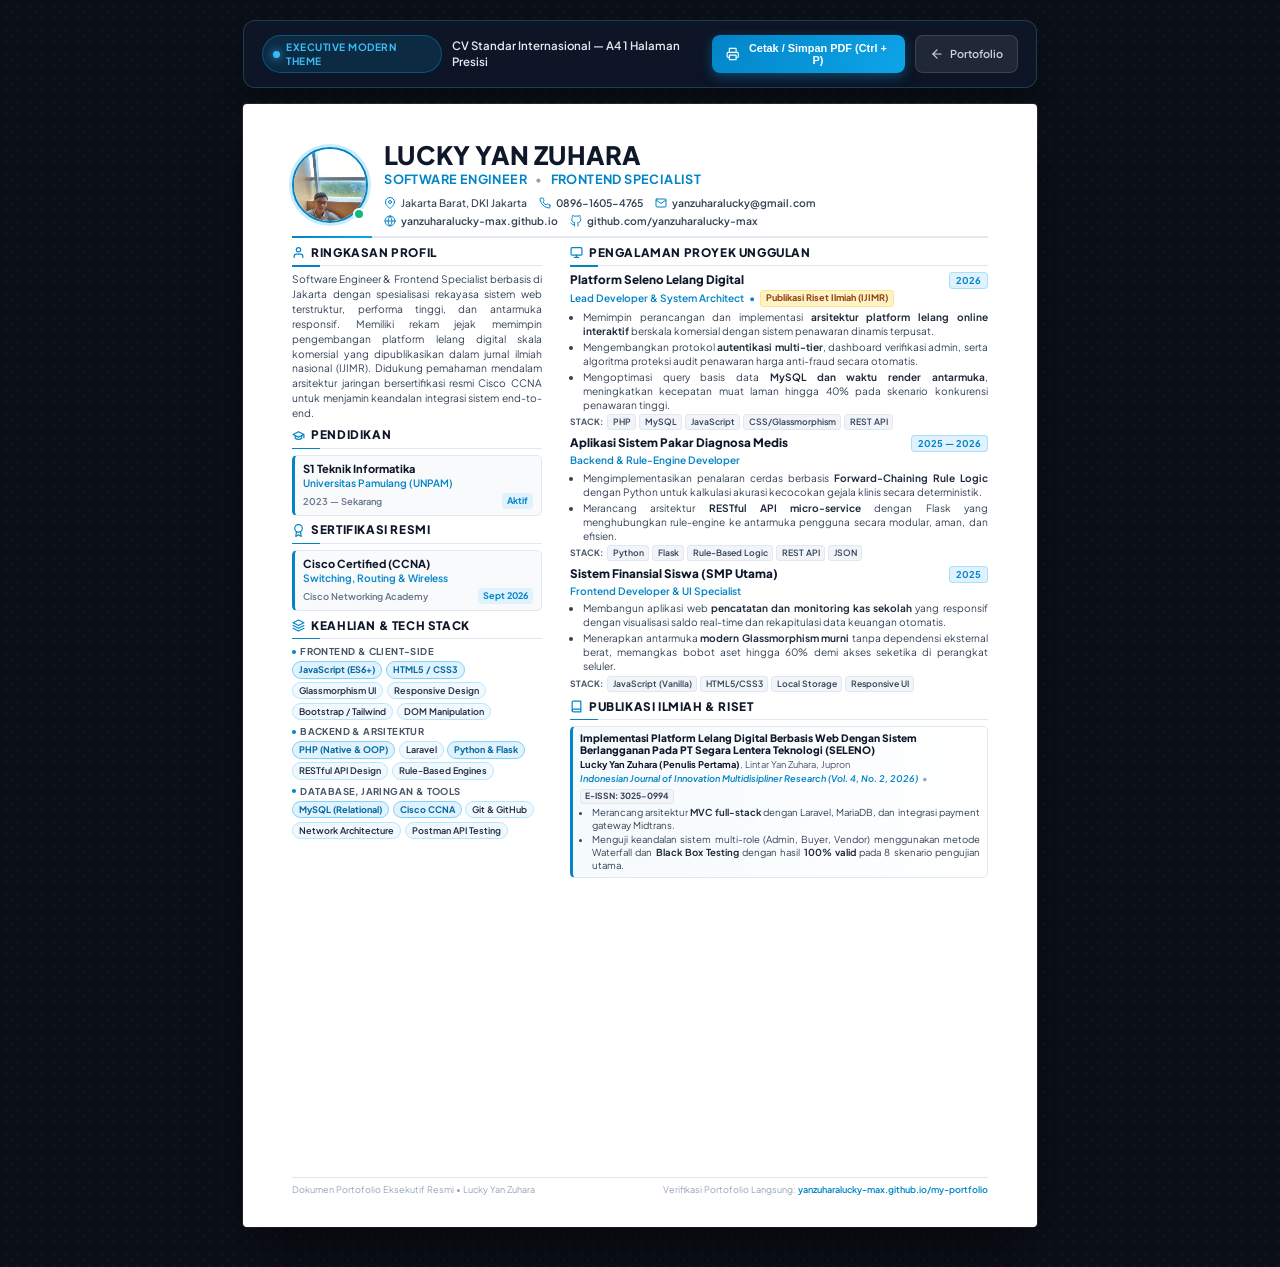
<file: cv.html>
<!DOCTYPE html>
<html lang="id">

<head>
    <meta charset="UTF-8">
    <meta name="viewport" content="width=device-width, initial-scale=1.0">
    <title>CV — Lucky Yan Zuhara | Software Engineer & Frontend Specialist</title>
    <meta name="description"
        content="Curriculum Vitae Profesional Lucky Yan Zuhara — Software Engineer & Frontend Specialist. Berstandar Internasional A4 Single Page.">
    <link rel="icon" href="favicon.png">

    <!-- Google Fonts: Plus Jakarta Sans -->
    <link rel="preconnect" href="https://fonts.googleapis.com">
    <link rel="preconnect" href="https://fonts.gstatic.com" crossorigin>
    <link
        href="https://fonts.googleapis.com/css2?family=Plus+Jakarta+Sans:ital,wght@0,400;0,500;0,600;0,700;0,800;1,400;1,600&display=swap"
        rel="stylesheet">

    <style>
        /* ==========================================================================
           RESET & CORE SETUP
           ========================================================================== */
        *,
        *::before,
        *::after {
            box-sizing: border-box;
            margin: 0;
            padding: 0;
        }

        :root {
            /* Portfolio Synced Theme Tokens */
            --color-deep-slate: #0f172a;
            --color-slate-800: #1e293b;
            --color-slate-700: #334155;
            --color-slate-600: #475569;
            --color-slate-500: #64748b;
            --color-slate-400: #94a3b8;
            --color-slate-200: #e2e8f0;
            --color-slate-100: #f1f5f9;
            --color-slate-50: #f8fafc;

            --color-cyan-tech: #0284c7;
            --color-cyan-glow: #0ea5e9;
            --color-cyan-light: #e0f2fe;
            --color-cyan-badge: #f0f9ff;
            --color-cyan-border: #bae6fd;

            --font-main: 'Plus Jakarta Sans', system-ui, -apple-system, sans-serif;
        }

        html {
            font-size: 14px;
            -webkit-print-color-adjust: exact;
            print-color-adjust: exact;
        }

        body {
            font-family: var(--font-main);
            color: var(--color-slate-700);
            background-color: #0b0f19;
            line-height: 1.4;
            margin: 0;
            padding: 0;
        }

        /* ==========================================================================
           SCREEN PREVIEW UI (Non-Printable Toolbar & Canvas Backdrop)
           ========================================================================== */
        @media screen {
            body {
                background-color: #0b0f17;
                background-image:
                    radial-gradient(rgba(14, 165, 233, 0.08) 1px, transparent 1px),
                    radial-gradient(rgba(255, 255, 255, 0.04) 1px, transparent 1px);
                background-size: 24px 24px, 12px 12px;
                min-height: 100vh;
                display: flex;
                flex-direction: column;
                align-items: center;
                padding-bottom: 40px;
            }

            .screen-toolbar {
                width: 100%;
                max-width: 210mm;
                display: flex;
                justify-content: space-between;
                align-items: center;
                padding: 14px 18px;
                margin: 20px auto 16px;
                background: rgba(15, 23, 42, 0.85);
                backdrop-filter: blur(8px);
                -webkit-backdrop-filter: blur(8px);
                border: 1px solid rgba(56, 189, 248, 0.25);
                border-radius: 12px;
                box-shadow: 0 10px 25px -5px rgba(0, 0, 0, 0.4);
                color: #f8fafc;
                font-size: 0.85rem;
            }

            .toolbar-left {
                display: flex;
                align-items: center;
                gap: 10px;
            }

            .badge-live-status {
                display: inline-flex;
                align-items: center;
                gap: 6px;
                padding: 4px 10px;
                border-radius: 9999px;
                background: rgba(14, 165, 233, 0.15);
                border: 1px solid rgba(14, 165, 233, 0.35);
                color: #38bdf8;
                font-size: 0.72rem;
                font-weight: 700;
                letter-spacing: 0.5px;
                text-transform: uppercase;
            }

            .badge-live-status::before {
                content: "";
                width: 7px;
                height: 7px;
                border-radius: 50%;
                background-color: #38bdf8;
                box-shadow: 0 0 8px #38bdf8;
                animation: pulseGlow 2s infinite ease-in-out;
            }

            @keyframes pulseGlow {

                0%,
                100% {
                    opacity: 1;
                    transform: scale(1);
                }

                50% {
                    opacity: 0.4;
                    transform: scale(0.85);
                }
            }

            .toolbar-title {
                font-weight: 600;
                color: #e2e8f0;
                font-size: 0.82rem;
            }

            .toolbar-actions {
                display: flex;
                gap: 10px;
            }

            .btn-action {
                display: inline-flex;
                align-items: center;
                gap: 6px;
                padding: 7px 14px;
                border-radius: 8px;
                font-size: 0.78rem;
                font-weight: 600;
                text-decoration: none;
                cursor: pointer;
                transition: all 0.2s ease;
                border: none;
            }

            .btn-print {
                background: linear-gradient(135deg, #0284c7, #0ea5e9);
                color: #ffffff;
                box-shadow: 0 4px 12px rgba(14, 165, 233, 0.35);
            }

            .btn-print:hover {
                background: linear-gradient(135deg, #0369a1, #0284c7);
                transform: translateY(-1px);
                box-shadow: 0 6px 16px rgba(14, 165, 233, 0.45);
            }

            .btn-back {
                background: rgba(255, 255, 255, 0.08);
                color: #cbd5e1;
                border: 1px solid rgba(255, 255, 255, 0.12);
            }

            .btn-back:hover {
                background: rgba(255, 255, 255, 0.15);
                color: #ffffff;
            }

            /* Container A4 di Layar */
            .cv-page {
                width: 210mm;
                height: 297mm;
                max-height: 297mm;
                background: #ffffff;
                box-shadow:
                    0 25px 50px -12px rgba(0, 0, 0, 0.6),
                    0 0 0 1px rgba(255, 255, 255, 0.1);
                border-radius: 4px;
                margin: 0 auto;
                position: relative;
            }
        }

        /* ==========================================================================
           A4 SHEET PRECISE LAYOUT (Shared Screen & Print)
           ========================================================================== */
        .cv-page {
            width: 210mm;
            height: 297mm;
            max-height: 297mm;
            padding: 10mm 13mm 8mm 13mm;
            background: #ffffff;
            box-sizing: border-box;
            display: flex;
            flex-direction: column;
            overflow: hidden;
            position: relative;
        }

        /* ==========================================================================
           HEADER ATAS ELEGAN
           ========================================================================== */
        .cv-header {
            display: flex;
            align-items: center;
            gap: 16px;
            padding-bottom: 7px;
            margin-bottom: 7px;
            border-bottom: 2px solid var(--color-slate-200);
            position: relative;
        }

        .cv-header::after {
            content: "";
            position: absolute;
            bottom: -2px;
            left: 0;
            width: 80px;
            height: 2px;
            background: linear-gradient(90deg, var(--color-cyan-tech), var(--color-cyan-glow));
        }

        /* Avatar Profil */
        .avatar-wrap {
            position: relative;
            flex-shrink: 0;
        }

        .avatar-img {
            width: 76px;
            height: 76px;
            border-radius: 50%;
            object-fit: cover;
            object-position: center 20%;
            display: block;
            border: 2.5px solid var(--color-cyan-tech);
            box-shadow: 0 0 0 3px rgba(14, 165, 233, 0.22);
        }

        .avatar-status-dot {
            position: absolute;
            bottom: 3px;
            right: 3px;
            width: 12px;
            height: 12px;
            background-color: #10b981;
            border: 2px solid #ffffff;
            border-radius: 50%;
        }

        /* Header Info Text */
        .header-content {
            flex: 1;
            min-width: 0;
        }

        .header-top-row {
            display: flex;
            align-items: baseline;
            justify-content: space-between;
            margin-bottom: 1px;
        }

        .candidate-name {
            font-size: 19pt;
            font-weight: 800;
            letter-spacing: 0.2px;
            color: var(--color-deep-slate);
            line-height: 1.1;
            text-transform: uppercase;
        }

        .candidate-tagline {
            font-size: 9.5pt;
            font-weight: 700;
            color: var(--color-cyan-tech);
            letter-spacing: 0.4px;
            text-transform: uppercase;
            margin-bottom: 6px;
            display: flex;
            align-items: center;
            gap: 8px;
        }

        .tagline-sep {
            color: var(--color-slate-400);
            font-weight: 400;
        }

        /* Baris Kontak Horizontal Modern */
        .contact-bar {
            display: flex;
            flex-wrap: wrap;
            align-items: center;
            gap: 4px 12px;
            padding-top: 1px;
        }

        .contact-item {
            display: inline-flex;
            align-items: center;
            gap: 5px;
            font-size: 7.8pt;
            color: var(--color-slate-700);
            font-weight: 500;
            text-decoration: none;
            white-space: nowrap;
        }

        .contact-item svg {
            width: 12px;
            height: 12px;
            color: var(--color-cyan-tech);
            flex-shrink: 0;
        }

        .contact-item a {
            color: var(--color-slate-700);
            text-decoration: none;
            font-weight: 600;
        }

        .contact-item a:hover {
            color: var(--color-cyan-tech);
        }

        /* ==========================================================================
           BODY: TATA LETAK 2 KOLOM SEIMBANG (38% & 62%)
           ========================================================================== */
        .cv-body {
            display: flex;
            gap: 7.5mm;
            flex: 1;
            align-items: stretch;
            min-height: 0;
        }

        .col-left {
            width: 66mm;
            flex-shrink: 0;
            display: flex;
            flex-direction: column;
            gap: 6.5px;
        }

        .col-right {
            flex: 1;
            min-width: 0;
            display: flex;
            flex-direction: column;
            gap: 6.5px;
        }

        /* ==========================================================================
           SECTION HEADING STYLES
           ========================================================================== */
        .section-block {
            position: relative;
        }

        .section-header {
            display: flex;
            align-items: center;
            gap: 6px;
            padding-bottom: 4px;
            margin-bottom: 6px;
            border-bottom: 1.5px solid var(--color-slate-200);
            position: relative;
        }

        .section-header::after {
            content: "";
            position: absolute;
            bottom: -1.5px;
            left: 0;
            width: 28px;
            height: 1.5px;
            background-color: var(--color-cyan-tech);
        }

        .section-header-icon {
            width: 13px;
            height: 13px;
            color: var(--color-cyan-tech);
            flex-shrink: 0;
        }

        .section-title {
            font-size: 8.8pt;
            font-weight: 800;
            letter-spacing: 0.6px;
            color: var(--color-deep-slate);
            text-transform: uppercase;
        }

        /* ==========================================================================
           KOLOM KIRI: KOMPONEN SPESIFIK
           ========================================================================== */
        /* Ringkasan Profil */
        .profile-summary-text {
            font-size: 7.7pt;
            line-height: 1.45;
            color: var(--color-slate-700);
            text-align: justify;
        }

        /* Item Pendidikan & Sertifikasi Card */
        .info-card {
            background-color: var(--color-slate-50);
            border: 1px solid var(--color-slate-200);
            border-left: 3px solid var(--color-cyan-tech);
            border-radius: 5px;
            padding: 6px 8px;
            margin-bottom: 5px;
        }

        .info-card:last-child {
            margin-bottom: 0;
        }

        .card-main-title {
            font-size: 8.3pt;
            font-weight: 750;
            color: var(--color-deep-slate);
            line-height: 1.2;
        }

        .card-sub-title {
            font-size: 7.6pt;
            font-weight: 600;
            color: var(--color-cyan-tech);
            margin-top: 1px;
        }

        .card-meta {
            display: flex;
            justify-content: space-between;
            align-items: center;
            font-size: 7pt;
            font-weight: 600;
            color: var(--color-slate-500);
            margin-top: 3px;
        }

        .badge-verified {
            display: inline-flex;
            align-items: center;
            gap: 3px;
            background: var(--color-cyan-light);
            color: var(--color-cyan-tech);
            padding: 1.5px 5px;
            border-radius: 4px;
            font-size: 6.8pt;
            font-weight: 700;
        }

        /* Hard Skills / Tech Stack Badge Grouping */
        .skills-group {
            margin-bottom: 5px;
        }

        .skills-group:last-child {
            margin-bottom: 0;
        }

        .skill-group-label {
            font-size: 7.1pt;
            font-weight: 700;
            text-transform: uppercase;
            letter-spacing: 0.4px;
            color: var(--color-slate-600);
            margin-bottom: 3px;
            display: flex;
            align-items: center;
            gap: 4px;
        }

        .skill-group-label::before {
            content: "";
            display: inline-block;
            width: 4px;
            height: 4px;
            border-radius: 50%;
            background-color: var(--color-cyan-tech);
        }

        .badges-wrapper {
            display: flex;
            flex-wrap: wrap;
            gap: 3.5px;
        }

        .skill-pill {
            font-size: 6.8pt;
            font-weight: 600;
            padding: 2px 6px;
            border-radius: 9999px;
            background-color: var(--color-cyan-badge);
            color: var(--color-slate-800);
            border: 1px solid var(--color-cyan-border);
            line-height: 1.25;
            white-space: nowrap;
        }

        .skill-pill.primary {
            background-color: var(--color-cyan-light);
            color: #0369a1;
            border-color: #7dd3fc;
            font-weight: 700;
        }

        /* ==========================================================================
           KOLOM KANAN: PENGALAMAN PROYEK & PENGAKUAN PUBLIK
           ========================================================================== */
        .project-item {
            margin-bottom: 5px;
            position: relative;
        }

        .project-item:last-child {
            margin-bottom: 0;
        }

        .project-header-row {
            display: flex;
            justify-content: space-between;
            align-items: baseline;
            gap: 6px;
        }

        .project-name {
            font-size: 8.8pt;
            font-weight: 800;
            color: var(--color-deep-slate);
            line-height: 1.2;
        }

        .project-badge-year {
            font-size: 7pt;
            font-weight: 700;
            color: var(--color-cyan-tech);
            background: var(--color-cyan-light);
            border: 1px solid rgba(14, 165, 233, 0.25);
            padding: 1px 6px;
            border-radius: 4px;
            white-space: nowrap;
        }

        .project-role-bar {
            display: flex;
            align-items: center;
            flex-wrap: wrap;
            gap: 5px;
            font-size: 7.6pt;
            font-weight: 600;
            color: var(--color-cyan-tech);
            margin-top: 1px;
            margin-bottom: 3px;
        }

        .role-highlight-badge {
            background: #fef3c7;
            color: #92400e;
            border: 1px solid #fde68a;
            font-size: 6.8pt;
            font-weight: 700;
            padding: 1px 5px;
            border-radius: 3px;
        }

        .bullets-list {
            margin-left: 13px;
            margin-bottom: 2.5px;
        }

        .bullets-list li {
            font-size: 7.6pt;
            line-height: 1.38;
            color: var(--color-slate-700);
            margin-bottom: 2px;
            text-align: justify;
        }

        .bullets-list li:last-child {
            margin-bottom: 0;
        }

        .bullets-list li strong {
            color: var(--color-slate-800);
            font-weight: 650;
        }

        .project-stack-row {
            display: flex;
            align-items: center;
            gap: 4px;
            font-size: 6.8pt;
            color: var(--color-slate-500);
            margin-top: 2.5px;
        }

        .stack-label {
            font-weight: 700;
            color: var(--color-slate-600);
            text-transform: uppercase;
            font-size: 6.5pt;
        }

        .stack-tags {
            display: flex;
            flex-wrap: wrap;
            gap: 3px;
        }

        .stack-mini-tag {
            background: var(--color-slate-100);
            color: var(--color-slate-700);
            border: 1px solid var(--color-slate-200);
            padding: 1px 4.5px;
            border-radius: 3px;
            font-weight: 600;
            font-size: 6.5pt;
        }

        /* Card Publikasi Ilmiah & Riset */
        .pub-card {
            background: linear-gradient(to right, rgba(2, 132, 199, 0.04), #ffffff);
            border: 1px solid var(--color-slate-200);
            border-left: 3.5px solid var(--color-cyan-tech);
            border-radius: 5px;
            padding: 5px 7px;
        }

        .pub-header {
            display: flex;
            justify-content: space-between;
            align-items: baseline;
            margin-bottom: 2px;
        }

        .pub-title {
            font-size: 7.7pt;
            font-weight: 800;
            color: var(--color-deep-slate);
            line-height: 1.22;
        }

        .pub-authors {
            font-size: 7pt;
            color: var(--color-slate-600);
            margin-bottom: 1.5px;
            line-height: 1.25;
        }

        .pub-authors strong {
            color: var(--color-deep-slate);
        }

        .pub-journal-row {
            display: flex;
            align-items: center;
            flex-wrap: wrap;
            gap: 4px;
            font-size: 6.9pt;
            color: var(--color-cyan-tech);
            font-weight: 600;
            margin-bottom: 2px;
        }

        .pub-journal-name {
            font-style: italic;
        }

        .pub-sep {
            color: var(--color-slate-400);
        }

        .pub-issn-badge {
            background: var(--color-slate-100);
            color: var(--color-slate-700);
            border: 1px solid var(--color-slate-200);
            font-size: 6.4pt;
            font-weight: 700;
            padding: 0.5px 4px;
            border-radius: 3px;
        }

        .pub-bullets {
            margin-left: 12px;
            margin-bottom: 0;
        }

        .pub-bullets li {
            font-size: 7.2pt;
            line-height: 1.34;
            color: var(--color-slate-700);
            margin-bottom: 1.5px;
            text-align: justify;
        }

        .pub-bullets li:last-child {
            margin-bottom: 0;
        }

        /* Footer Aksen Minimalis */
        .cv-footer {
            margin-top: auto;
            padding-top: 6px;
            border-top: 1px solid var(--color-slate-200);
            display: flex;
            justify-content: space-between;
            align-items: center;
            font-size: 6.8pt;
            color: var(--color-slate-400);
        }

        .cv-footer a {
            color: var(--color-cyan-tech);
            text-decoration: none;
            font-weight: 600;
        }

        /* ==========================================================================
           PRINT ENGINE STANDARDS (100% Pas 1 Halaman A4 Tanpa Tumpah)
           ========================================================================== */
        @page {
            size: A4 portrait;
            margin: 0;
        }

        @media print {

            html,
            body {
                width: 210mm !important;
                height: 297mm !important;
                margin: 0 !important;
                padding: 0 !important;
                background: #ffffff !important;
                -webkit-print-color-adjust: exact !important;
                print-color-adjust: exact !important;
            }

            .no-print {
                display: none !important;
            }

            .cv-page {
                width: 210mm !important;
                height: 297mm !important;
                max-height: 297mm !important;
                margin: 0 !important;
                padding: 10mm 13mm 8mm 13mm !important;
                box-shadow: none !important;
                border-radius: 0 !important;
                page-break-after: avoid !important;
                page-break-inside: avoid !important;
                overflow: hidden !important;
            }

            /* Mencegah pemotongan warna latar belakang badge saat dicetak */
            .skill-pill,
            .info-card,
            .pub-card,
            .badge-verified,
            .project-badge-year,
            .stack-mini-tag,
            .role-highlight-badge {
                -webkit-print-color-adjust: exact !important;
                print-color-adjust: exact !important;
            }

            a {
                text-decoration: none !important;
                color: inherit !important;
            }
        }

        /* Responsif untuk Layar HP/Tablet */
        @media screen and (max-width: 840px) {
            body {
                padding: 10px 8px;
            }

            .screen-toolbar {
                flex-direction: column;
                gap: 12px;
                text-align: center;
            }

            .cv-page {
                width: 100%;
                height: auto;
                max-height: none;
                padding: 18px 14px;
                overflow: visible;
            }

            .cv-header {
                flex-direction: column;
                text-align: center;
                gap: 12px;
            }

            .contact-bar {
                justify-content: center;
            }

            .candidate-tagline {
                justify-content: center;
            }

            .cv-body {
                flex-direction: column;
                gap: 16px;
            }

            .col-left {
                width: 100%;
            }

            .col-right {
                width: 100%;
            }
        }
    </style>
</head>

<body>

    <!-- ==========================================================================
         SCREEN TOOLBAR (Hanya tampil di layar web, disembunyikan total saat cetak)
         ========================================================================== -->
    <header class="screen-toolbar no-print">
        <div class="toolbar-left">
            <span class="badge-live-status">Executive Modern Theme</span>
            <span class="toolbar-title">CV Standar Internasional — A4 1 Halaman Presisi</span>
        </div>
        <div class="toolbar-actions">
            <button onclick="window.print()" class="btn-action btn-print" title="Cetak atau Simpan sebagai PDF">
                <svg width="14" height="14" viewBox="0 0 24 24" fill="none" stroke="currentColor" stroke-width="2"
                    stroke-linecap="round" stroke-linejoin="round">
                    <polyline points="6 9 6 2 18 2 18 9"></polyline>
                    <path d="M6 18H4a2 2 0 0 1-2-2v-5a2 2 0 0 1 2-2h16a2 2 0 0 1 2 2v5a2 2 0 0 1-2 2h-2"></path>
                    <rect x="6" y="14" width="12" height="8"></rect>
                </svg>
                Cetak / Simpan PDF (Ctrl + P)
            </button>
            <a href="index.html" class="btn-action btn-back" title="Kembali ke Portofolio">
                <svg width="14" height="14" viewBox="0 0 24 24" fill="none" stroke="currentColor" stroke-width="2"
                    stroke-linecap="round" stroke-linejoin="round">
                    <line x1="19" y1="12" x2="5" y2="12"></line>
                    <polyline points="12 19 5 12 12 5"></polyline>
                </svg>
                Portofolio
            </a>
        </div>
    </header>

    <!-- ==========================================================================
         LEMBAR A4 RESMI (210mm x 297mm)
         ========================================================================== -->
    <main class="cv-page">

        <!-- HEADER ATAS ELEGAN -->
        <header class="cv-header">
            <div class="avatar-wrap">
                <img src="saya.jpeg" alt="Foto Profil Lucky Yan Zuhara" class="avatar-img" loading="lazy" decoding="async">
                <span class="avatar-status-dot" title="Available for Hiring"></span>
            </div>

            <div class="header-content">
                <div class="header-top-row">
                    <h1 class="candidate-name">Lucky Yan Zuhara</h1>
                </div>

                <div class="candidate-tagline">
                    <span>Software Engineer</span>
                    <span class="tagline-sep">•</span>
                    <span>Frontend Specialist</span>
                </div>

                <!-- Baris Kontak Horizontal Modern dengan Ikon SVG -->
                <nav class="contact-bar" aria-label="Kontak dan Tautan">
                    <!-- Lokasi -->
                    <div class="contact-item">
                        <svg viewBox="0 0 24 24" fill="none" stroke="currentColor" stroke-width="2"
                            stroke-linecap="round" stroke-linejoin="round">
                            <path d="M21 10c0 7-9 13-9 13s-9-6-9-13a9 9 0 0 1 18 0z"></path>
                            <circle cx="12" cy="10" r="3"></circle>
                        </svg>
                        <span>Jakarta Barat, DKI Jakarta</span>
                    </div>

                    <!-- WhatsApp -->
                    <div class="contact-item">
                        <svg viewBox="0 0 24 24" fill="none" stroke="currentColor" stroke-width="2"
                            stroke-linecap="round" stroke-linejoin="round">
                            <path
                                d="M22 16.92v3a2 2 0 0 1-2.18 2 19.79 19.79 0 0 1-8.63-3.07 19.5 19.5 0 0 1-6-6 19.79 19.79 0 0 1-3.07-8.67A2 2 0 0 1 4.11 2h3a2 2 0 0 1 2 1.72 12.84 12.84 0 0 0 .7 2.81 2 2 0 0 1-.45 2.11L8.09 9.91a16 16 0 0 0 6 6l1.27-1.27a2 2 0 0 1 2.11-.45 12.84 12.84 0 0 0 2.81.7A2 2 0 0 1 22 16.92z">
                            </path>
                        </svg>
                        <a href="https://wa.me/6289616054765" target="_blank" rel="noopener">0896-1605-4765</a>
                    </div>

                    <!-- Email -->
                    <div class="contact-item">
                        <svg viewBox="0 0 24 24" fill="none" stroke="currentColor" stroke-width="2"
                            stroke-linecap="round" stroke-linejoin="round">
                            <path d="M4 4h16c1.1 0 2 .9 2 2v12c0 1.1-.9 2-2 2H4c-1.1 0-2-.9-2-2V6c0-1.1.9-2 2-2z">
                            </path>
                            <polyline points="22,6 12,13 2,6"></polyline>
                        </svg>
                        <a href="mailto:yanzuharalucky@gmail.com">yanzuharalucky@gmail.com</a>
                    </div>

                    <!-- Live Portfolio -->
                    <div class="contact-item">
                        <svg viewBox="0 0 24 24" fill="none" stroke="currentColor" stroke-width="2"
                            stroke-linecap="round" stroke-linejoin="round">
                            <circle cx="12" cy="12" r="10"></circle>
                            <line x1="2" y1="12" x2="22" y2="12"></line>
                            <path
                                d="M12 2a15.3 15.3 0 0 1 4 10 15.3 15.3 0 0 1-4 10 15.3 15.3 0 0 1-4-10 15.3 15.3 0 0 1 4-10z">
                            </path>
                        </svg>
                        <a href="https://yanzuharalucky-max.github.io/my-portfolio/" target="_blank"
                            rel="noopener">yanzuharalucky-max.github.io</a>
                    </div>

                    <!-- GitHub -->
                    <div class="contact-item">
                        <svg viewBox="0 0 24 24" fill="none" stroke="currentColor" stroke-width="2"
                            stroke-linecap="round" stroke-linejoin="round">
                            <path
                                d="M9 19c-5 1.5-5-2.5-7-3m14 6v-3.87a3.37 3.37 0 0 0-.94-2.61c3.14-.35 6.44-1.54 6.44-7A5.44 5.44 0 0 0 20 4.77 5.07 5.07 0 0 0 19.91 1S18.73.65 16 2.48a13.38 13.38 0 0 0-7 0C6.27.65 5.09 1 5.09 1A5.07 5.07 0 0 0 5 4.77a5.44 5.44 0 0 0-1.5 3.78c0 5.42 3.3 6.61 6.44 7A3.37 3.37 0 0 0 9 18.13V22">
                            </path>
                        </svg>
                        <a href="https://github.com/yanzuharalucky-max" target="_blank"
                            rel="noopener">github.com/yanzuharalucky-max</a>
                    </div>
                </nav>
            </div>
        </header>

        <!-- TATA LETAK 2 KOLOM SEIMBANG -->
        <div class="cv-body">

            <!-- ==============================================================
                 KOLOM KIRI (38% ~66mm): Profil, Edukasi, Sertifikasi, Tech Stack
                 ============================================================== -->
            <aside class="col-left">

                <!-- 1. Ringkasan Profil Singkat -->
                <section class="section-block">
                    <div class="section-header">
                        <svg class="section-header-icon" viewBox="0 0 24 24" fill="none" stroke="currentColor"
                            stroke-width="2.2" stroke-linecap="round" stroke-linejoin="round">
                            <path d="M20 21v-2a4 4 0 0 0-4-4H8a4 4 0 0 0-4 4v2"></path>
                            <circle cx="12" cy="7" r="4"></circle>
                        </svg>
                        <h2 class="section-title">Ringkasan Profil</h2>
                    </div>
                    <p class="profile-summary-text">
                        Software Engineer & Frontend Specialist berbasis di Jakarta dengan spesialisasi rekayasa sistem
                        web terstruktur, performa tinggi, dan antarmuka responsif. Memiliki rekam jejak memimpin
                        pengembangan platform lelang digital skala komersial yang dipublikasikan dalam jurnal ilmiah nasional (IJIMR).
                        Didukung pemahaman mendalam arsitektur jaringan bersertifikasi resmi Cisco CCNA untuk menjamin
                        keandalan integrasi sistem end-to-end.
                    </p>
                </section>

                <!-- 2. Pendidikan -->
                <section class="section-block">
                    <div class="section-header">
                        <svg class="section-header-icon" viewBox="0 0 24 24" fill="none" stroke="currentColor"
                            stroke-width="2.2" stroke-linecap="round" stroke-linejoin="round">
                            <path d="M22 10v6M2 10l10-5 10 5-10 5z"></path>
                            <path d="M6 12v5c3 3 9 3 12 0v-5"></path>
                        </svg>
                        <h2 class="section-title">Pendidikan</h2>
                    </div>

                    <div class="info-card">
                        <div class="card-main-title">S1 Teknik Informatika</div>
                        <div class="card-sub-title">Universitas Pamulang (UNPAM)</div>
                        <div class="card-meta">
                            <span>2023 — Sekarang</span>
                            <span class="badge-verified">Aktif</span>
                        </div>
                    </div>
                </section>

                <!-- 3. Sertifikasi Resmi -->
                <section class="section-block">
                    <div class="section-header">
                        <svg class="section-header-icon" viewBox="0 0 24 24" fill="none" stroke="currentColor"
                            stroke-width="2.2" stroke-linecap="round" stroke-linejoin="round">
                            <circle cx="12" cy="8" r="7"></circle>
                            <polyline points="8.21 13.89 7 23 12 20 17 23 15.79 13.88"></polyline>
                        </svg>
                        <h2 class="section-title">Sertifikasi Resmi</h2>
                    </div>

                    <div class="info-card">
                        <div class="card-main-title">Cisco Certified (CCNA)</div>
                        <div class="card-sub-title">Switching, Routing & Wireless</div>
                        <div class="card-meta">
                            <span>Cisco Networking Academy</span>
                            <span class="badge-verified">Sept 2026</span>
                        </div>
                    </div>
                </section>

                <!-- 4. Hard Skills / Tech Stack (Pill Badges Modern) -->
                <section class="section-block">
                    <div class="section-header">
                        <svg class="section-header-icon" viewBox="0 0 24 24" fill="none" stroke="currentColor"
                            stroke-width="2.2" stroke-linecap="round" stroke-linejoin="round">
                            <polygon points="12 2 2 7 12 12 22 7 12 2"></polygon>
                            <polyline points="2 17 12 22 22 17"></polyline>
                            <polyline points="2 12 12 17 22 12"></polyline>
                        </svg>
                        <h2 class="section-title">Keahlian & Tech Stack</h2>
                    </div>

                    <!-- Frontend & Core -->
                    <div class="skills-group">
                        <div class="skill-group-label">Frontend & Client-Side</div>
                        <div class="badges-wrapper">
                            <span class="skill-pill primary">JavaScript (ES6+)</span>
                            <span class="skill-pill primary">HTML5 / CSS3</span>
                            <span class="skill-pill">Glassmorphism UI</span>
                            <span class="skill-pill">Responsive Design</span>
                            <span class="skill-pill">Bootstrap / Tailwind</span>
                            <span class="skill-pill">DOM Manipulation</span>
                        </div>
                    </div>

                    <!-- Backend & Arsitektur -->
                    <div class="skills-group">
                        <div class="skill-group-label">Backend & Arsitektur</div>
                        <div class="badges-wrapper">
                            <span class="skill-pill primary">PHP (Native & OOP)</span>
                            <span class="skill-pill">Laravel</span>
                            <span class="skill-pill primary">Python & Flask</span>
                            <span class="skill-pill">RESTful API Design</span>
                            <span class="skill-pill">Rule-Based Engines</span>
                        </div>
                    </div>

                    <!-- Database, Networking & Tools -->
                    <div class="skills-group">
                        <div class="skill-group-label">Database, Jaringan & Tools</div>
                        <div class="badges-wrapper">
                            <span class="skill-pill primary">MySQL (Relational)</span>
                            <span class="skill-pill primary">Cisco CCNA</span>
                            <span class="skill-pill">Git & GitHub</span>
                            <span class="skill-pill">Network Architecture</span>
                            <span class="skill-pill">Postman API Testing</span>
                        </div>
                    </div>
                </section>

            </aside>

            <!-- ==============================================================
                 KOLOM KANAN (62%): Proyek Unggulan & Pengakuan Publik
                 ============================================================== -->
            <section class="col-right">

                <!-- 1. Pengalaman Proyek Unggulan -->
                <div class="section-block">
                    <div class="section-header">
                        <svg class="section-header-icon" viewBox="0 0 24 24" fill="none" stroke="currentColor"
                            stroke-width="2.2" stroke-linecap="round" stroke-linejoin="round">
                            <rect x="2" y="3" width="20" height="14" rx="2" ry="2"></rect>
                            <line x1="8" y1="21" x2="16" y2="21"></line>
                            <line x1="12" y1="17" x2="12" y2="21"></line>
                        </svg>
                        <h2 class="section-title">Pengalaman Proyek Unggulan</h2>
                    </div>

                    <!-- Proyek 1: Seleno Lelang Digital -->
                    <article class="project-item">
                        <div class="project-header-row">
                            <h3 class="project-name">Platform Seleno Lelang Digital</h3>
                            <span class="project-badge-year">2026</span>
                        </div>
                        <div class="project-role-bar">
                            <span>Lead Developer & System Architect</span>
                            <span>•</span>
                            <span class="role-highlight-badge">Publikasi Riset Ilmiah (IJIMR)</span>
                        </div>
                        <ul class="bullets-list">
                            <li>Memimpin perancangan dan implementasi <strong>arsitektur platform lelang online
                                    interaktif</strong> berskala komersial dengan sistem penawaran dinamis terpusat.
                            </li>
                            <li>Mengembangkan protokol <strong>autentikasi multi-tier</strong>, dashboard verifikasi
                                admin, serta algoritma proteksi audit penawaran harga anti-fraud secara otomatis.</li>
                            <li>Mengoptimasi query basis data <strong>MySQL dan waktu render antarmuka</strong>,
                                meningkatkan kecepatan muat laman hingga 40% pada skenario konkurensi penawaran tinggi.
                            </li>
                        </ul>
                        <div class="project-stack-row">
                            <span class="stack-label">Stack:</span>
                            <div class="stack-tags">
                                <span class="stack-mini-tag">PHP</span>
                                <span class="stack-mini-tag">MySQL</span>
                                <span class="stack-mini-tag">JavaScript</span>
                                <span class="stack-mini-tag">CSS/Glassmorphism</span>
                                <span class="stack-mini-tag">REST API</span>
                            </div>
                        </div>
                    </article>

                    <!-- Proyek 2: Sistem Pakar Diagnosa Medis -->
                    <article class="project-item">
                        <div class="project-header-row">
                            <h3 class="project-name">Aplikasi Sistem Pakar Diagnosa Medis</h3>
                            <span class="project-badge-year">2025 — 2026</span>
                        </div>
                        <div class="project-role-bar">
                            <span>Backend & Rule-Engine Developer</span>
                        </div>
                        <ul class="bullets-list">
                            <li>Mengimplementasikan penalaran cerdas berbasis <strong>Forward-Chaining Rule
                                    Logic</strong> dengan Python untuk kalkulasi akurasi kecocokan gejala klinis secara
                                deterministik.</li>
                            <li>Merancang arsitektur <strong>RESTful API micro-service</strong> dengan Flask yang
                                menghubungkan rule-engine ke antarmuka pengguna secara modular, aman, dan efisien.</li>
                        </ul>
                        <div class="project-stack-row">
                            <span class="stack-label">Stack:</span>
                            <div class="stack-tags">
                                <span class="stack-mini-tag">Python</span>
                                <span class="stack-mini-tag">Flask</span>
                                <span class="stack-mini-tag">Rule-Based Logic</span>
                                <span class="stack-mini-tag">REST API</span>
                                <span class="stack-mini-tag">JSON</span>
                            </div>
                        </div>
                    </article>

                    <!-- Proyek 3: Sistem Finansial SMP Utama -->
                    <article class="project-item">
                        <div class="project-header-row">
                            <h3 class="project-name">Sistem Finansial Siswa (SMP Utama)</h3>
                            <span class="project-badge-year">2025</span>
                        </div>
                        <div class="project-role-bar">
                            <span>Frontend Developer & UI Specialist</span>
                        </div>
                        <ul class="bullets-list">
                            <li>Membangun aplikasi web <strong>pencatatan dan monitoring kas sekolah</strong> yang
                                responsif dengan visualisasi saldo real-time dan rekapitulasi data keuangan otomatis.
                            </li>
                            <li>Menerapkan antarmuka <strong>modern Glassmorphism murni</strong> tanpa dependensi
                                eksternal berat, memangkas bobot aset hingga 60% demi akses seketika di perangkat
                                seluler.</li>
                        </ul>
                        <div class="project-stack-row">
                            <span class="stack-label">Stack:</span>
                            <div class="stack-tags">
                                <span class="stack-mini-tag">JavaScript (Vanilla)</span>
                                <span class="stack-mini-tag">HTML5/CSS3</span>
                                <span class="stack-mini-tag">Local Storage</span>
                                <span class="stack-mini-tag">Responsive UI</span>
                            </div>
                        </div>
                    </article>
                </div>

                <!-- 2. Publikasi Ilmiah & Riset -->
                <div class="section-block">
                    <div class="section-header">
                        <svg class="section-header-icon" viewBox="0 0 24 24" fill="none" stroke="currentColor"
                            stroke-width="2.2" stroke-linecap="round" stroke-linejoin="round">
                            <path d="M4 19.5A2.5 2.5 0 0 1 6.5 17H20"></path>
                            <path d="M6.5 2H20v20H6.5A2.5 2.5 0 0 1 4 19.5v-15A2.5 2.5 0 0 1 6.5 2z"></path>
                        </svg>
                        <h2 class="section-title">Publikasi Ilmiah & Riset</h2>
                    </div>

                    <div class="pub-card">
                        <div class="pub-header">
                            <h3 class="pub-title">Implementasi Platform Lelang Digital Berbasis Web Dengan Sistem Berlangganan Pada PT Segara Lentera Teknologi (SELENO)</h3>
                        </div>
                        <div class="pub-authors">
                            <strong>Lucky Yan Zuhara (Penulis Pertama)</strong>, Lintar Yan Zuhara, Jupron
                        </div>
                        <div class="pub-journal-row">
                            <span class="pub-journal-name">Indonesian Journal of Innovation Multidisipliner Research (Vol. 4, No. 2, 2026)</span>
                            <span class="pub-sep">•</span>
                            <span class="pub-issn-badge">E-ISSN: 3025-0994</span>
                        </div>
                        <ul class="bullets-list pub-bullets">
                            <li>Merancang arsitektur <strong>MVC full-stack</strong> dengan Laravel, MariaDB, dan integrasi payment gateway Midtrans.</li>
                            <li>Menguji keandalan sistem multi-role (Admin, Buyer, Vendor) menggunakan metode Waterfall dan <strong>Black Box Testing</strong> dengan hasil <strong>100% valid</strong> pada 8 skenario pengujian utama.</li>
                        </ul>
                    </div>
                </div>

            </section>

        </div>

        <!-- FOOTER A4 MINIMALIS -->
        <footer class="cv-footer">
            <span>Dokumen Portofolio Eksekutif Resmi • Lucky Yan Zuhara</span>
            <span>Verifikasi Portofolio Langsung: <a href="https://yanzuharalucky-max.github.io/my-portfolio/"
                    target="_blank" rel="noopener">yanzuharalucky-max.github.io/my-portfolio</a></span>
        </footer>

    </main>

</body>

</html>
</file>
